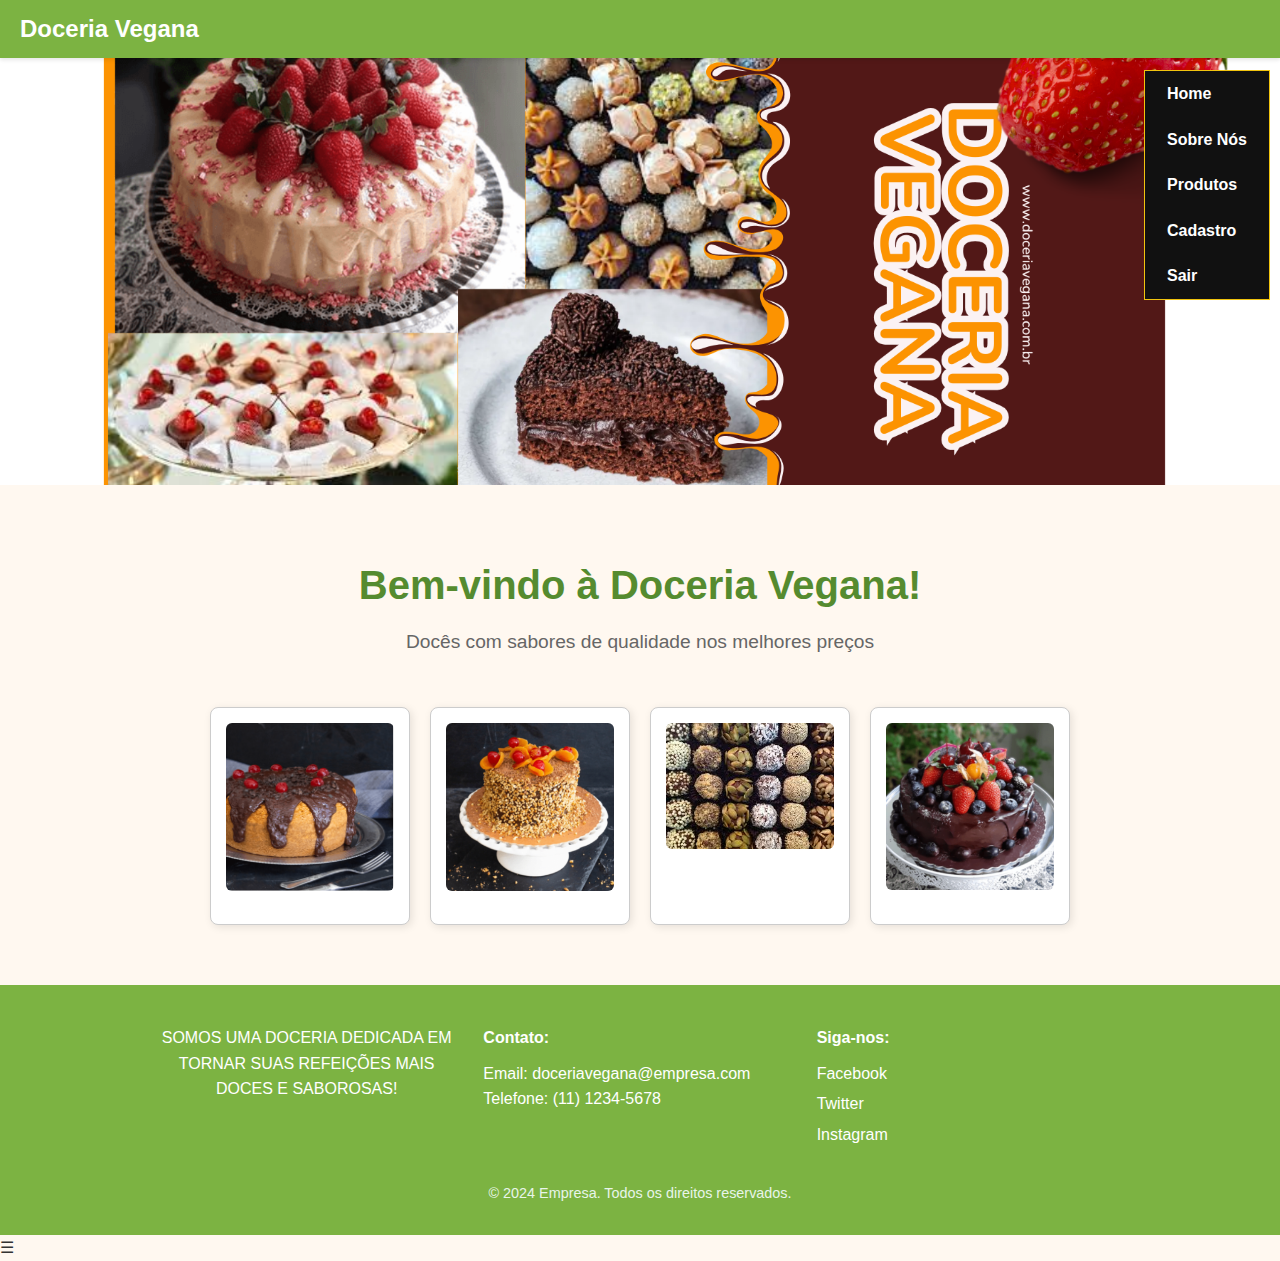
<file: index.html>
<!DOCTYPE html>
<html lang="pt-br">
<head>
    <meta charset="UTF-8">
    <meta name="viewport" content="width=device-width, initial-scale=1.0">
    <title>Doceria Vegana</title>
    <link rel="stylesheet" href="estilo.css">
    <link rel="shortcut icon" href="favicon.ico" type="image/x-icon">
</head>
<body>

    <!-- Navegação -->
    <nav>
        <div class="menu">
          <div class="logo">
            <a href="index.html">Doceria Vegana</a>
          </div>
          <div class="hamburger" onclick="toggleMenu()">
            ☰
          </div>
          <ul id="nav-links" class="nav-links">
            <li><a href="index.html">Home</a></li>
            <li><a href="sobre.html">Sobre Nós</a></li>
            <li class="dropdown">
              <a href="#Produtos" class="dropbtn">Produtos</a>
              <ul class="dropdown-content">
                <li><a href="bolos.html">Bolo</a></li>
                <li><a href="festa.html">Bolo para festa</a></li>
                <li><a href="docinhos.html">Docinho</a></li>
              </ul>
            </li>
            <li><a href="cadastro.html">Cadastro</a></li>
            <li><a href="login.html">Sair</a></li>
          </ul>
        </div>
      </nav>

    <!-- Banner -->
    <div class="slider">
        <div class="slides">
            <div class="slide">
                <img src="Banner.png" alt="Banner da Doceria Vegana">
            </div>
        </div>
    </div>

    <!-- Conteúdo Principal -->
    <main>
        <h1>Bem-vindo à Doceria Vegana!</h1>
        <p>Docês com sabores de qualidade nos melhores preços</p>
    </main>

    <!-- Galeria de Produtos -->
    <div class="gallery-container3">
        <div class="gallery-item">
            <img src="bolo1.PNG" alt="Bolo vegano">
            <a href="festa1.PNG"></a>
        </div>

        <div class="gallery-item">
            <img src="festa1.PNG" alt="Bolo de festa vegano">
            <a href="festa1.PNG"></a>
        </div>

        <div class="gallery-item">
            <img src="docinho1.jfif" alt="Docinho vegano">
            <a href="festa1.PNG"></a>
        </div>

        <div class="gallery-item">
            <img src="festa2.PNG" alt="Outro bolo de festa vegano">
            <a href="festa1.PNG"></a>
        </div>
    </div>

    <!-- Rodapé -->
    <footer>
        <div class="footer-container">
            <div class="footer-section">
                <p style="text-align: center;">SOMOS UMA DOCERIA DEDICADA EM TORNAR SUAS REFEIÇÕES MAIS DOCES E SABOROSAS!</p>
            </div>
            <div class="footer-section">
                <h4>Contato:</h4>
                <p>Email: doceriavegana@empresa.com</p>
                <p>Telefone: (11) 1234-5678</p>
            </div>
            <div class="footer-section">
                <h4>Siga-nos:</h4>
                <div class="social-links">
                    <a href="https://www.facebook.com" target="_blank">Facebook</a>
                    <a href="https://www.twitter.com" target="_blank">Twitter</a>
                    <a href="https://www.instagram.com" target="_blank">Instagram</a>
                </div>
            </div>
        </div>
        <div class="footer-bottom">
            <p>&copy; 2024 Empresa. Todos os direitos reservados.</p>
        </div>
    </footer>

    <script src="index.js"></script>
    <div class="menu-btn" onclick="mostrarMenu()">☰</div>
 <!-- inicio ACESSIBILIDADE EM LIBRAS -->
 <div vw class="enabled">
    <div vw-access-button class="active"></div>
    <div vw-plugin-wrapper>
        <div class="vw-plugin-top-wrapper"></div>
    </div>
</div>
<script src="https://vlibras.gov.br/app/vlibras-plugin.js"></script>
<script>
    new window.VLibras.Widget('https://vlibras.gov.br/app');
</script>
<!-- fim ACESSIBILIDADE EM LIBRAS -->
</body>
</html>
</file>
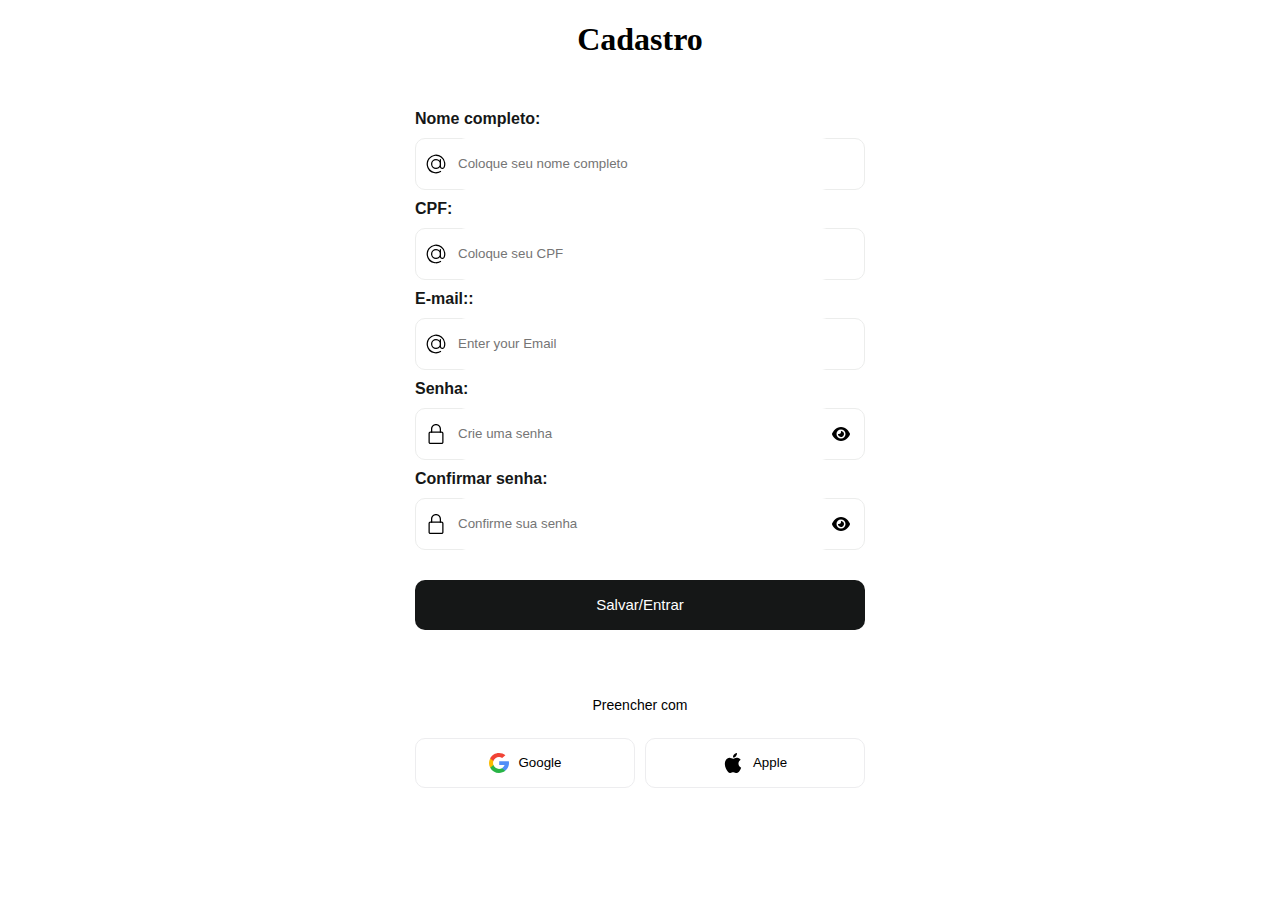
<file: cadastro.html>
<!DOCTYPE html>
<html lang="en">
<head>
    <meta charset="UTF-8">
    <meta name="viewport" content="width=device-width, initial-scale=1.0">
    <title>ECLAT</title>
    <link rel="shortcut icon" href="logo.png" type="favicon_io">
    <link rel="stylesheet" href="cadastro.css">
</head>
    <body>
        <center><h1>Cadastro</h1></center>
        <form class="form">
            <div class="flex-column">
              <label>Nome completo: </label></div>
              <div class="inputForm">
                <svg height="20" viewBox="0 0 32 32" width="20" xmlns="http://www.w3.org/2000/svg"><g id="Layer_3" data-name="Layer 3"><path d="m30.853 13.87a15 15 0 0 0 -29.729 4.082 15.1 15.1 0 0 0 12.876 12.918 15.6 15.6 0 0 0 2.016.13 14.85 14.85 0 0 0 7.715-2.145 1 1 0 1 0 -1.031-1.711 13.007 13.007 0 1 1 5.458-6.529 2.149 2.149 0 0 1 -4.158-.759v-10.856a1 1 0 0 0 -2 0v1.726a8 8 0 1 0 .2 10.325 4.135 4.135 0 0 0 7.83.274 15.2 15.2 0 0 0 .823-7.455zm-14.853 8.13a6 6 0 1 1 6-6 6.006 6.006 0 0 1 -6 6z"></path></g></svg>
                <input type="text" class="input" placeholder="Coloque seu nome completo">
              </div>

              <div class="flex-column">
                <label>CPF:</label></div>
                <div class="inputForm">
                    <svg height="20" viewBox="0 0 32 32" width="20" xmlns="http://www.w3.org/2000/svg"><g id="Layer_3" data-name="Layer 3"><path d="m30.853 13.87a15 15 0 0 0 -29.729 4.082 15.1 15.1 0 0 0 12.876 12.918 15.6 15.6 0 0 0 2.016.13 14.85 14.85 0 0 0 7.715-2.145 1 1 0 1 0 -1.031-1.711 13.007 13.007 0 1 1 5.458-6.529 2.149 2.149 0 0 1 -4.158-.759v-10.856a1 1 0 0 0 -2 0v1.726a8 8 0 1 0 .2 10.325 4.135 4.135 0 0 0 7.83.274 15.2 15.2 0 0 0 .823-7.455zm-14.853 8.13a6 6 0 1 1 6-6 6.006 6.006 0 0 1 -6 6z"></path></g></svg>
                    <input type="text" class="input" placeholder="Coloque seu CPF">
                </div>
                <div class="flex-column">
                    <label>E-mail::</label></div>
                    <div class="inputForm">
                        <svg height="20" viewBox="0 0 32 32" width="20" xmlns="http://www.w3.org/2000/svg"><g id="Layer_3" data-name="Layer 3"><path d="m30.853 13.87a15 15 0 0 0 -29.729 4.082 15.1 15.1 0 0 0 12.876 12.918 15.6 15.6 0 0 0 2.016.13 14.85 14.85 0 0 0 7.715-2.145 1 1 0 1 0 -1.031-1.711 13.007 13.007 0 1 1 5.458-6.529 2.149 2.149 0 0 1 -4.158-.759v-10.856a1 1 0 0 0 -2 0v1.726a8 8 0 1 0 .2 10.325 4.135 4.135 0 0 0 7.83.274 15.2 15.2 0 0 0 .823-7.455zm-14.853 8.13a6 6 0 1 1 6-6 6.006 6.006 0 0 1 -6 6z"></path></g></svg>
                        <input type="text" class="input" placeholder="Enter your Email">
                </div>
                  
            <div class="flex-column">
              <label>Senha:</label></div>
              <div class="inputForm">
                <svg height="20" viewBox="-64 0 512 512" width="20" xmlns="http://www.w3.org/2000/svg"><path d="m336 512h-288c-26.453125 0-48-21.523438-48-48v-224c0-26.476562 21.546875-48 48-48h288c26.453125 0 48 21.523438 48 48v224c0 26.476562-21.546875 48-48 48zm-288-288c-8.8125 0-16 7.167969-16 16v224c0 8.832031 7.1875 16 16 16h288c8.8125 0 16-7.167969 16-16v-224c0-8.832031-7.1875-16-16-16zm0 0"></path><path d="m304 224c-8.832031 0-16-7.167969-16-16v-80c0-52.929688-43.070312-96-96-96s-96 43.070312-96 96v80c0 8.832031-7.167969 16-16 16s-16-7.167969-16-16v-80c0-70.59375 57.40625-128 128-128s128 57.40625 128 128v80c0 8.832031-7.167969 16-16 16zm0 0"></path></svg>        
                <input type="password" class="input" placeholder="Crie uma senha">
                <svg viewBox="0 0 576 512" height="1em" xmlns="http://www.w3.org/2000/svg"><path d="M288 32c-80.8 0-145.5 36.8-192.6 80.6C48.6 156 17.3 208 2.5 243.7c-3.3 7.9-3.3 16.7 0 24.6C17.3 304 48.6 356 95.4 399.4C142.5 443.2 207.2 480 288 480s145.5-36.8 192.6-80.6c46.8-43.5 78.1-95.4 93-131.1c3.3-7.9 3.3-16.7 0-24.6c-14.9-35.7-46.2-87.7-93-131.1C433.5 68.8 368.8 32 288 32zM144 256a144 144 0 1 1 288 0 144 144 0 1 1 -288 0zm144-64c0 35.3-28.7 64-64 64c-7.1 0-13.9-1.2-20.3-3.3c-5.5-1.8-11.9 1.6-11.7 7.4c.3 6.9 1.3 13.8 3.2 20.7c13.7 51.2 66.4 81.6 117.6 67.9s81.6-66.4 67.9-117.6c-11.1-41.5-47.8-69.4-88.6-71.1c-5.8-.2-9.2 6.1-7.4 11.7c2.1 6.4 3.3 13.2 3.3 20.3z"></path></svg>
            </div>
            
            <div class="flex-column">
                <label>Confirmar senha:</label></div>
                <div class="inputForm">
                  <svg height="20" viewBox="-64 0 512 512" width="20" xmlns="http://www.w3.org/2000/svg"><path d="m336 512h-288c-26.453125 0-48-21.523438-48-48v-224c0-26.476562 21.546875-48 48-48h288c26.453125 0 48 21.523438 48 48v224c0 26.476562-21.546875 48-48 48zm-288-288c-8.8125 0-16 7.167969-16 16v224c0 8.832031 7.1875 16 16 16h288c8.8125 0 16-7.167969 16-16v-224c0-8.832031-7.1875-16-16-16zm0 0"></path><path d="m304 224c-8.832031 0-16-7.167969-16-16v-80c0-52.929688-43.070312-96-96-96s-96 43.070312-96 96v80c0 8.832031-7.167969 16-16 16s-16-7.167969-16-16v-80c0-70.59375 57.40625-128 128-128s128 57.40625 128 128v80c0 8.832031-7.167969 16-16 16zm0 0"></path></svg>        
                  <input type="password" class="input" placeholder="Confirme sua senha">
                  <svg viewBox="0 0 576 512" height="1em" xmlns="http://www.w3.org/2000/svg"><path d="M288 32c-80.8 0-145.5 36.8-192.6 80.6C48.6 156 17.3 208 2.5 243.7c-3.3 7.9-3.3 16.7 0 24.6C17.3 304 48.6 356 95.4 399.4C142.5 443.2 207.2 480 288 480s145.5-36.8 192.6-80.6c46.8-43.5 78.1-95.4 93-131.1c3.3-7.9 3.3-16.7 0-24.6c-14.9-35.7-46.2-87.7-93-131.1C433.5 68.8 368.8 32 288 32zM144 256a144 144 0 1 1 288 0 144 144 0 1 1 -288 0zm144-64c0 35.3-28.7 64-64 64c-7.1 0-13.9-1.2-20.3-3.3c-5.5-1.8-11.9 1.6-11.7 7.4c.3 6.9 1.3 13.8 3.2 20.7c13.7 51.2 66.4 81.6 117.6 67.9s81.6-66.4 67.9-117.6c-11.1-41.5-47.8-69.4-88.6-71.1c-5.8-.2-9.2 6.1-7.4 11.7c2.1 6.4 3.3 13.2 3.3 20.3z"></path></svg>
            </div>
            
            <button class="button-submit">Salvar/Entrar</button>
            </p><p class="p line">Preencher com</p>
            
        
            <div class="flex-row">
              <button class="btn google">
                <svg version="1.1" width="20" id="Layer_1" xmlns="http://www.w3.org/2000/svg" xmlns:xlink="http://www.w3.org/1999/xlink" x="0px" y="0px" viewBox="0 0 512 512" style="enable-background:new 0 0 512 512;" xml:space="preserve">
        <path style="fill:#FBBB00;" d="M113.47,309.408L95.648,375.94l-65.139,1.378C11.042,341.211,0,299.9,0,256
            c0-42.451,10.324-82.483,28.624-117.732h0.014l57.992,10.632l25.404,57.644c-5.317,15.501-8.215,32.141-8.215,49.456
            C103.821,274.792,107.225,292.797,113.47,309.408z"></path>
        <path style="fill:#518EF8;" d="M507.527,208.176C510.467,223.662,512,239.655,512,256c0,18.328-1.927,36.206-5.598,53.451
            c-12.462,58.683-45.025,109.925-90.134,146.187l-0.014-0.014l-73.044-3.727l-10.338-64.535
            c29.932-17.554,53.324-45.025,65.646-77.911h-136.89V208.176h138.887L507.527,208.176L507.527,208.176z"></path>
        <path style="fill:#28B446;" d="M416.253,455.624l0.014,0.014C372.396,490.901,316.666,512,256,512
            c-97.491,0-182.252-54.491-225.491-134.681l82.961-67.91c21.619,57.698,77.278,98.771,142.53,98.771
            c28.047,0,54.323-7.582,76.87-20.818L416.253,455.624z"></path>
        <path style="fill:#F14336;" d="M419.404,58.936l-82.933,67.896c-23.335-14.586-50.919-23.012-80.471-23.012
            c-66.729,0-123.429,42.957-143.965,102.724l-83.397-68.276h-0.014C71.23,56.123,157.06,0,256,0
            C318.115,0,375.068,22.126,419.404,58.936z"></path>
        
        </svg>
           
                Google 
                
              </button><button class="btn apple">
        <svg version="1.1" height="20" width="20" id="Capa_1" xmlns="http://www.w3.org/2000/svg" xmlns:xlink="http://www.w3.org/1999/xlink" x="0px" y="0px" viewBox="0 0 22.773 22.773" style="enable-background:new 0 0 22.773 22.773;" xml:space="preserve"> <g> <g> <path d="M15.769,0c0.053,0,0.106,0,0.162,0c0.13,1.606-0.483,2.806-1.228,3.675c-0.731,0.863-1.732,1.7-3.351,1.573 c-0.108-1.583,0.506-2.694,1.25-3.561C13.292,0.879,14.557,0.16,15.769,0z"></path> <path d="M20.67,16.716c0,0.016,0,0.03,0,0.045c-0.455,1.378-1.104,2.559-1.896,3.655c-0.723,0.995-1.609,2.334-3.191,2.334 c-1.367,0-2.275-0.879-3.676-0.903c-1.482-0.024-2.297,0.735-3.652,0.926c-0.155,0-0.31,0-0.462,0 c-0.995-0.144-1.798-0.932-2.383-1.642c-1.725-2.098-3.058-4.808-3.306-8.276c0-0.34,0-0.679,0-1.019 c0.105-2.482,1.311-4.5,2.914-5.478c0.846-0.52,2.009-0.963,3.304-0.765c0.555,0.086,1.122,0.276,1.619,0.464 c0.471,0.181,1.06,0.502,1.618,0.485c0.378-0.011,0.754-0.208,1.135-0.347c1.116-0.403,2.21-0.865,3.652-0.648 c1.733,0.262,2.963,1.032,3.723,2.22c-1.466,0.933-2.625,2.339-2.427,4.74C17.818,14.688,19.086,15.964,20.67,16.716z"></path> </g></g></svg>
        
                Apple 
                
        </button></div></form>

        <!-- inicio ACESSIBILIDADE EM LIBRAS -->
 <div vw class="enabled">
  <div vw-access-button class="active"></div>
  <div vw-plugin-wrapper>
      <div class="vw-plugin-top-wrapper"></div>
  </div>
</div>
<script src="https://vlibras.gov.br/app/vlibras-plugin.js"></script>
<script>
  new window.VLibras.Widget('https://vlibras.gov.br/app');
</script>
<!-- fim ACESSIBILIDADE EM LIBRAS -->

</body>
</html>
</file>
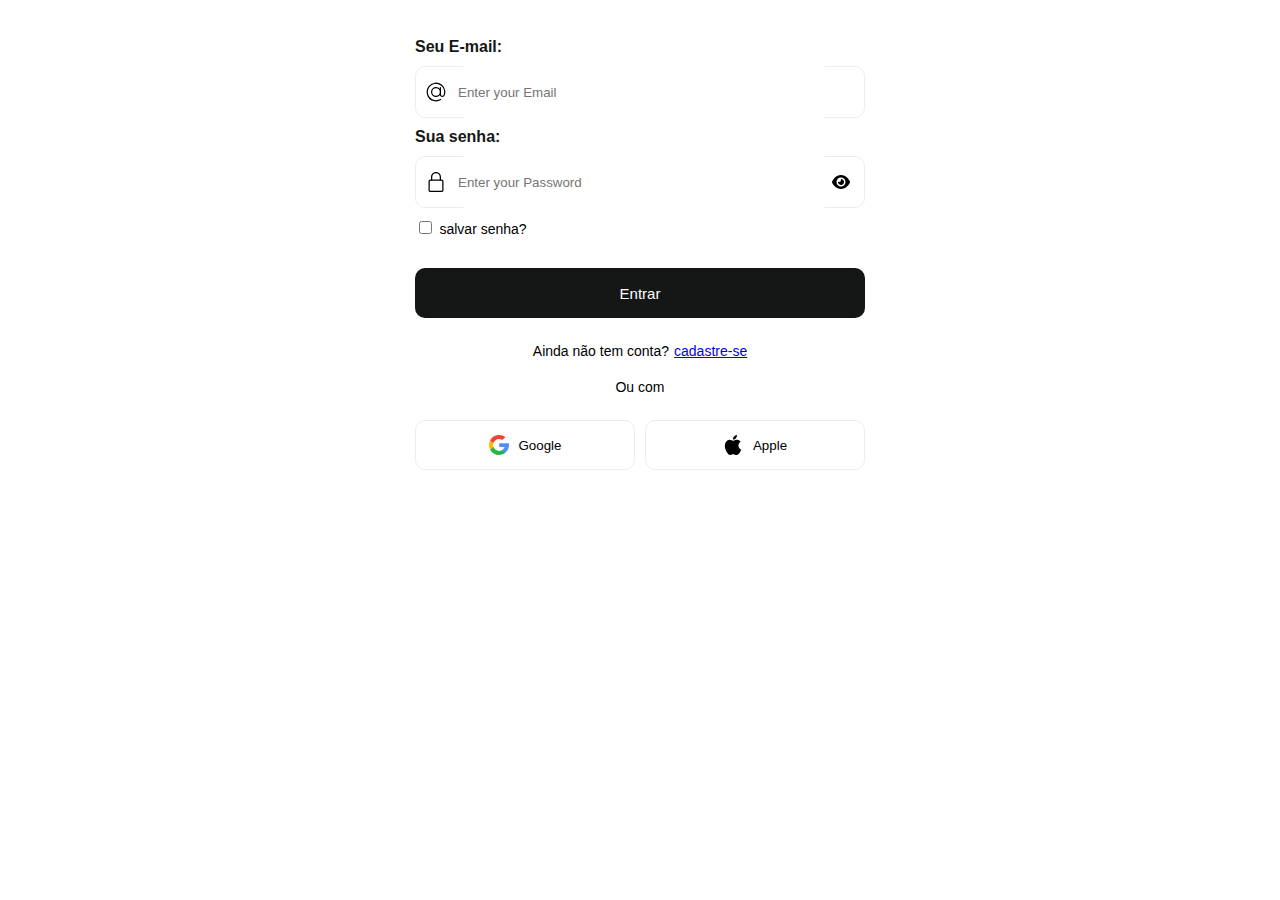
<file: login.html>
<!DOCTYPE html>
<html lang="en">
<head>
    <meta charset="UTF-8">
    <meta name="viewport" content="width=device-width, initial-scale=1.0">
    <title>Doceria Vegana</title>
    <link rel="shortcut icon" href="favicon.ico" type="favicon_io">
    <link rel="stylesheet" href="login.css">
</head>

<body>
    <form class="form">
        <div class="flex-column">
          <label>Seu E-mail: </label></div>
          <div class="inputForm">
            <svg height="20" viewBox="0 0 32 32" width="20" xmlns="http://www.w3.org/2000/svg"><g id="Layer_3" data-name="Layer 3"><path d="m30.853 13.87a15 15 0 0 0 -29.729 4.082 15.1 15.1 0 0 0 12.876 12.918 15.6 15.6 0 0 0 2.016.13 14.85 14.85 0 0 0 7.715-2.145 1 1 0 1 0 -1.031-1.711 13.007 13.007 0 1 1 5.458-6.529 2.149 2.149 0 0 1 -4.158-.759v-10.856a1 1 0 0 0 -2 0v1.726a8 8 0 1 0 .2 10.325 4.135 4.135 0 0 0 7.83.274 15.2 15.2 0 0 0 .823-7.455zm-14.853 8.13a6 6 0 1 1 6-6 6.006 6.006 0 0 1 -6 6z"></path></g></svg>
            <input type="text" class="input" placeholder="Enter your Email">
          </div>
        
        <div class="flex-column">
          <label>Sua senha:</label></div>
          <div class="inputForm">
            <svg height="20" viewBox="-64 0 512 512" width="20" xmlns="http://www.w3.org/2000/svg"><path d="m336 512h-288c-26.453125 0-48-21.523438-48-48v-224c0-26.476562 21.546875-48 48-48h288c26.453125 0 48 21.523438 48 48v224c0 26.476562-21.546875 48-48 48zm-288-288c-8.8125 0-16 7.167969-16 16v224c0 8.832031 7.1875 16 16 16h288c8.8125 0 16-7.167969 16-16v-224c0-8.832031-7.1875-16-16-16zm0 0"></path><path d="m304 224c-8.832031 0-16-7.167969-16-16v-80c0-52.929688-43.070312-96-96-96s-96 43.070312-96 96v80c0 8.832031-7.167969 16-16 16s-16-7.167969-16-16v-80c0-70.59375 57.40625-128 128-128s128 57.40625 128 128v80c0 8.832031-7.167969 16-16 16zm0 0"></path></svg>        
            <input type="password" class="input" placeholder="Enter your Password">
            <svg viewBox="0 0 576 512" height="1em" xmlns="http://www.w3.org/2000/svg"><path d="M288 32c-80.8 0-145.5 36.8-192.6 80.6C48.6 156 17.3 208 2.5 243.7c-3.3 7.9-3.3 16.7 0 24.6C17.3 304 48.6 356 95.4 399.4C142.5 443.2 207.2 480 288 480s145.5-36.8 192.6-80.6c46.8-43.5 78.1-95.4 93-131.1c3.3-7.9 3.3-16.7 0-24.6c-14.9-35.7-46.2-87.7-93-131.1C433.5 68.8 368.8 32 288 32zM144 256a144 144 0 1 1 288 0 144 144 0 1 1 -288 0zm144-64c0 35.3-28.7 64-64 64c-7.1 0-13.9-1.2-20.3-3.3c-5.5-1.8-11.9 1.6-11.7 7.4c.3 6.9 1.3 13.8 3.2 20.7c13.7 51.2 66.4 81.6 117.6 67.9s81.6-66.4 67.9-117.6c-11.1-41.5-47.8-69.4-88.6-71.1c-5.8-.2-9.2 6.1-7.4 11.7c2.1 6.4 3.3 13.2 3.3 20.3z"></path></svg>
          </div>
        
        <div class="flex-row">
          <div>
          <input type="checkbox">
          <label>salvar senha?</label>
          </div>
        </div>
        <button class="button-submit">Entrar</button>
        <p class="p">Ainda não tem conta?<span class="span"><a href="cadastro.html">cadastre-se</a></span>
        </p><p class="p line">Ou com</p>
        
    
        <div class="flex-row">
          <button class="btn google">
            <svg version="1.1" width="20" id="Layer_1" xmlns="http://www.w3.org/2000/svg" xmlns:xlink="http://www.w3.org/1999/xlink" x="0px" y="0px" viewBox="0 0 512 512" style="enable-background:new 0 0 512 512;" xml:space="preserve">
    <path style="fill:#FBBB00;" d="M113.47,309.408L95.648,375.94l-65.139,1.378C11.042,341.211,0,299.9,0,256
        c0-42.451,10.324-82.483,28.624-117.732h0.014l57.992,10.632l25.404,57.644c-5.317,15.501-8.215,32.141-8.215,49.456
        C103.821,274.792,107.225,292.797,113.47,309.408z"></path>
    <path style="fill:#518EF8;" d="M507.527,208.176C510.467,223.662,512,239.655,512,256c0,18.328-1.927,36.206-5.598,53.451
        c-12.462,58.683-45.025,109.925-90.134,146.187l-0.014-0.014l-73.044-3.727l-10.338-64.535
        c29.932-17.554,53.324-45.025,65.646-77.911h-136.89V208.176h138.887L507.527,208.176L507.527,208.176z"></path>
    <path style="fill:#28B446;" d="M416.253,455.624l0.014,0.014C372.396,490.901,316.666,512,256,512
        c-97.491,0-182.252-54.491-225.491-134.681l82.961-67.91c21.619,57.698,77.278,98.771,142.53,98.771
        c28.047,0,54.323-7.582,76.87-20.818L416.253,455.624z"></path>
    <path style="fill:#F14336;" d="M419.404,58.936l-82.933,67.896c-23.335-14.586-50.919-23.012-80.471-23.012
        c-66.729,0-123.429,42.957-143.965,102.724l-83.397-68.276h-0.014C71.23,56.123,157.06,0,256,0
        C318.115,0,375.068,22.126,419.404,58.936z"></path>
    
    </svg>
       
            Google 
            
          </button><button class="btn apple">
    <svg version="1.1" height="20" width="20" id="Capa_1" xmlns="http://www.w3.org/2000/svg" xmlns:xlink="http://www.w3.org/1999/xlink" x="0px" y="0px" viewBox="0 0 22.773 22.773" style="enable-background:new 0 0 22.773 22.773;" xml:space="preserve"> <g> <g> <path d="M15.769,0c0.053,0,0.106,0,0.162,0c0.13,1.606-0.483,2.806-1.228,3.675c-0.731,0.863-1.732,1.7-3.351,1.573 c-0.108-1.583,0.506-2.694,1.25-3.561C13.292,0.879,14.557,0.16,15.769,0z"></path> <path d="M20.67,16.716c0,0.016,0,0.03,0,0.045c-0.455,1.378-1.104,2.559-1.896,3.655c-0.723,0.995-1.609,2.334-3.191,2.334 c-1.367,0-2.275-0.879-3.676-0.903c-1.482-0.024-2.297,0.735-3.652,0.926c-0.155,0-0.31,0-0.462,0 c-0.995-0.144-1.798-0.932-2.383-1.642c-1.725-2.098-3.058-4.808-3.306-8.276c0-0.34,0-0.679,0-1.019 c0.105-2.482,1.311-4.5,2.914-5.478c0.846-0.52,2.009-0.963,3.304-0.765c0.555,0.086,1.122,0.276,1.619,0.464 c0.471,0.181,1.06,0.502,1.618,0.485c0.378-0.011,0.754-0.208,1.135-0.347c1.116-0.403,2.21-0.865,3.652-0.648 c1.733,0.262,2.963,1.032,3.723,2.22c-1.466,0.933-2.625,2.339-2.427,4.74C17.818,14.688,19.086,15.964,20.67,16.716z"></path> </g></g></svg>
    
            Apple 
            
    </button></div></form>

    <!-- inicio ACESSIBILIDADE EM LIBRAS -->
 <div vw class="enabled">
  <div vw-access-button class="active"></div>
  <div vw-plugin-wrapper>
      <div class="vw-plugin-top-wrapper"></div>
  </div>
</div>
<script src="https://vlibras.gov.br/app/vlibras-plugin.js"></script>
<script>
  new window.VLibras.Widget('https://vlibras.gov.br/app');
</script>
<!-- fim ACESSIBILIDADE EM LIBRAS -->

</body>
</html>
</file>
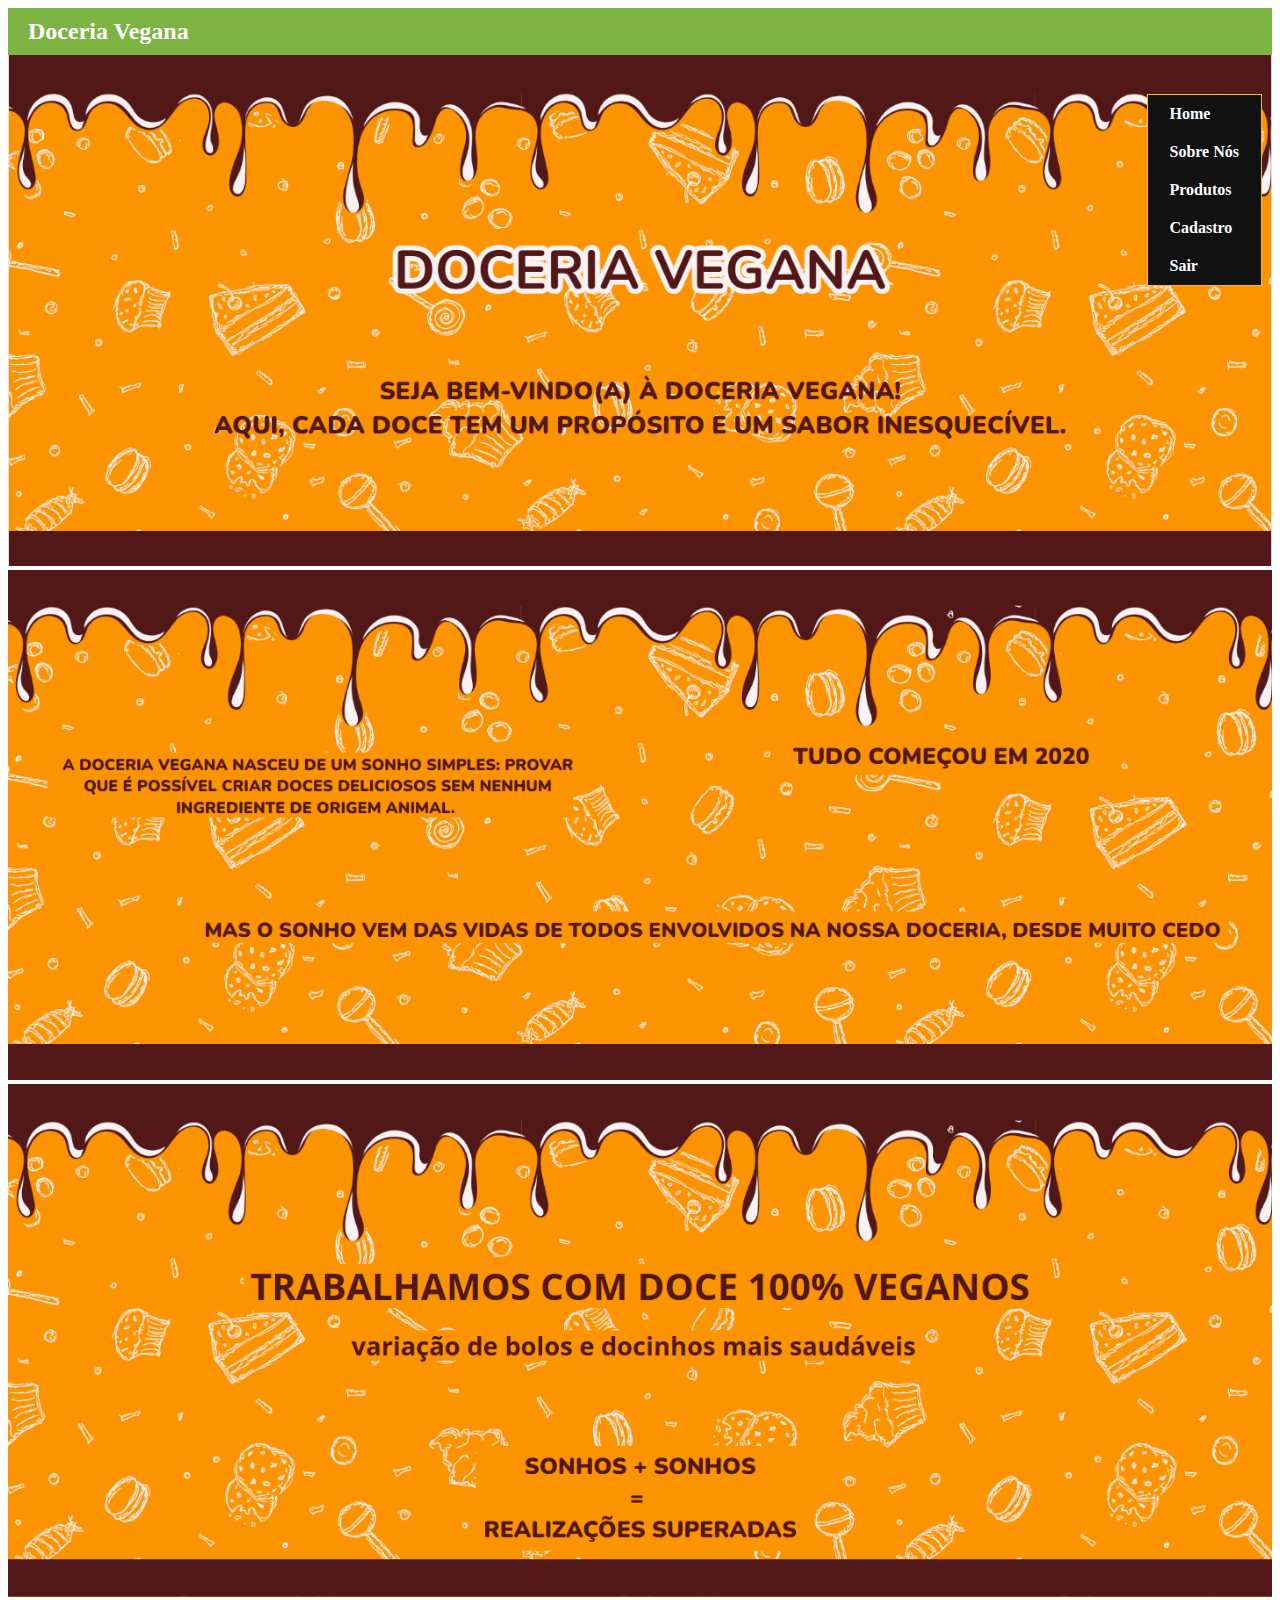
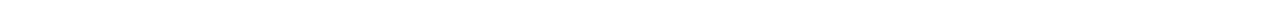
<file: sobre.html>
<!DOCTYPE html>
<html lang="pt-br">
<head>
    <meta charset="UTF-8">
    <meta name="viewport" content="width=device-width, initial-scale=1.0">
    <title>Doceria Vegana</title>
    <link rel="stylesheet" href="sobre.css">
    <link rel="shortcut icon" href="favicon.ico" type="image/x-icon">
</head>
<body>
  <nav>
    <div class="menu">
      <div class="logo">
        <a href="index.html">Doceria Vegana</a>
      </div>
      <div class="hamburger" onclick="toggleMenu()">
        ☰
      </div>
      <ul id="nav-links" class="nav-links">
        <li><a href="index.html">Home</a></li>
        <li><a href="sobre.html">Sobre Nós</a></li>
        <li class="dropdown">
          <a href="#Produtos" class="dropbtn">Produtos</a>
          <ul class="dropdown-content">
            <li><a href="bolos.html">Bolo</a></li>
            <li><a href="festa.html">Bolo para festa</a></li>
            <li><a href="docinhos.html">Docinho</a></li>
          </ul>
        </li>
        <li><a href="cadastro.html">Cadastro</a></li>
        <li><a href="login.html">Sair</a></li>
      </ul>
    </div>
  </nav>


  <div class="slider">
    <div class="slides">
        <div class="slide">
            <img src="sobre1.PNG" alt="Banner da Doceria Vegana">
        </div>
    </div>
</div>

<div class="slider">
  <div class="slides">
      <div class="slide">
          <img src="sobre2.PNG" alt="Banner da Doceria Vegana">
      </div>
  </div>
</div>

<div class="slider">
  <div class="slides">
      <div class="slide">
          <img src="sobre3.PNG" alt="Banner da Doceria Vegana">
      </div>
  </div>
</div>

  <!-- inicio ACESSIBILIDADE EM LIBRAS -->
 <div vw class="enabled">
  <div vw-access-button class="active"></div>
  <div vw-plugin-wrapper>
      <div class="vw-plugin-top-wrapper"></div>
  </div>
</div>
<script src="https://vlibras.gov.br/app/vlibras-plugin.js"></script>
<script>
  new window.VLibras.Widget('https://vlibras.gov.br/app');
</script>
<!-- fim ACESSIBILIDADE EM LIBRAS -->

</body>
</file>
<file: cadastro.css>
.container {
    display: flex;
    align-items: center;
    justify-content: center;
    flex-direction: column;
    text-align: center;
    margin: auto;
  }
  /* From Uiverse.io by micaelgomestavares */ 
.form {
    margin: auto;
    display: flex;
    flex-direction: column;
    gap: 10px;
    background-color: #ffffff;
    padding: 30px;
    width: 450px;
    border-radius: 20px;
    font-family: -apple-system, BlinkMacSystemFont, 'Segoe UI', Roboto, Oxygen, Ubuntu, Cantarell, 'Open Sans', 'Helvetica Neue', sans-serif;
  }
  
  ::placeholder {
    font-family: -apple-system, BlinkMacSystemFont, 'Segoe UI', Roboto, Oxygen, Ubuntu, Cantarell, 'Open Sans', 'Helvetica Neue', sans-serif;
  }
  
  .form button {
    align-self: flex-end;
  }
  
  .flex-column > label {
    color: #151717;
    font-weight: 600;
  }
  
  .inputForm {
    border: 1.5px solid #ecedec;
    border-radius: 10px;
    height: 50px;
    display: flex;
    align-items: center;
    padding-left: 10px;
    transition: 0.2s ease-in-out;
  }
  
  .input {
    margin-left: 10px;
    border-radius: 10px;
    border: none;
    width: 85%;
    height: 100%;
  }
  
  .input:focus {
    outline: none;
  }
  
  .inputForm:focus-within {
    border: 1.5px solid #2d79f3;
  }
  
  .flex-row {
    display: flex;
    flex-direction: row;
    align-items: center;
    gap: 10px;
    justify-content: space-between;
  }
  
  .flex-row > div > label {
    font-size: 14px;
    color: black;
    font-weight: 400;
  }
  
  .span {
    font-size: 14px;
    margin-left: 5px;
    color: #2d79f3;
    font-weight: 500;
    cursor: pointer;
  }
  
  .button-submit {
    margin: 20px 0 10px 0;
    background-color: #151717;
    border: none;
    color: white;
    font-size: 15px;
    font-weight: 500;
    border-radius: 10px;
    height: 50px;
    width: 100%;
    cursor: pointer;
  }
  
  .button-submit:hover {
    background-color: #252727;
  }
  
  .p {
    text-align: center;
    color: black;
    font-size: 14px;
    margin: 5px 0;
  }
  
  .btn {
    margin-top: 10px;
    width: 100%;
    height: 50px;
    border-radius: 10px;
    display: flex;
    justify-content: center;
    align-items: center;
    font-weight: 500;
    gap: 10px;
    border: 1px solid #ededef;
    background-color: white;
    cursor: pointer;
    transition: 0.2s ease-in-out;
  }
  
  .btn:hover {
    border: 1px solid #2d79f3;
    ;
  }
  
  @media (max-width: 600px) {
    .menu-btn {
      display: block;
    }
  }
    nav ul {
      display: none;
      flex-direction: column;
      background-color: #111;
      position: absolute;
      top: 70px;
      right: 10px;
      padding: 10px;
      border: 1px solid #f1c40f;
      z-index: 10;
    }
  
    nav ul.show {
      display: flex;
    }
</file>
<file: login.css>
.container {
    display: flex;
    align-items: center;
    justify-content: center;
    flex-direction: column;
    text-align: center;
    margin: auto;
  }
  /* From Uiverse.io by micaelgomestavares */ 
.form {
    margin: auto;
    display: flex;
    flex-direction: column;
    gap: 10px;
    background-color: #ffffff;
    padding: 30px;
    width: 450px;
    border-radius: 20px;
    font-family: -apple-system, BlinkMacSystemFont, 'Segoe UI', Roboto, Oxygen, Ubuntu, Cantarell, 'Open Sans', 'Helvetica Neue', sans-serif;
  }
  
  ::placeholder {
    font-family: -apple-system, BlinkMacSystemFont, 'Segoe UI', Roboto, Oxygen, Ubuntu, Cantarell, 'Open Sans', 'Helvetica Neue', sans-serif;
  }
  
  .form button {
    align-self: flex-end;
  }
  
  .flex-column > label {
    color: #151717;
    font-weight: 600;
  }
  
  .inputForm {
    border: 1.5px solid #ecedec;
    border-radius: 10px;
    height: 50px;
    display: flex;
    align-items: center;
    padding-left: 10px;
    transition: 0.2s ease-in-out;
  }
  
  .input {
    margin-left: 10px;
    border-radius: 10px;
    border: none;
    width: 85%;
    height: 100%;
  }
  
  .input:focus {
    outline: none;
  }
  
  .inputForm:focus-within {
    border: 1.5px solid #2d79f3;
  }
  
  .flex-row {
    display: flex;
    flex-direction: row;
    align-items: center;
    gap: 10px;
    justify-content: space-between;
  }
  
  .flex-row > div > label {
    font-size: 14px;
    color: black;
    font-weight: 400;
  }
  
  .span {
    font-size: 14px;
    margin-left: 5px;
    color: #2d79f3;
    font-weight: 500;
    cursor: pointer;
  }
  
  .button-submit {
    margin: 20px 0 10px 0;
    background-color: #151717;
    border: none;
    color: white;
    font-size: 15px;
    font-weight: 500;
    border-radius: 10px;
    height: 50px;
    width: 100%;
    cursor: pointer;
  }
  
  .button-submit:hover {
    background-color: #252727;
  }
  
  .p {
    text-align: center;
    color: black;
    font-size: 14px;
    margin: 5px 0;
  }
  
  .btn {
    margin-top: 10px;
    width: 100%;
    height: 50px;
    border-radius: 10px;
    display: flex;
    justify-content: center;
    align-items: center;
    font-weight: 500;
    gap: 10px;
    border: 1px solid #ededef;
    background-color: white;
    cursor: pointer;
    transition: 0.2s ease-in-out;
  }
  
  .btn:hover {
    border: 1px solid #2d79f3;
    ;
  }
  
  @media (max-width: 600px) {
    .menu-btn {
      display: block;
    }
  }
    nav ul {
      display: none;
      flex-direction: column;
      background-color: #111;
      position: absolute;
      top: 70px;
      right: 10px;
      padding: 10px;
      border: 1px solid #f1c40f;
      z-index: 10;
    }
  
    nav ul.show {
      display: flex;
    }
</file>
<file: sobre.css>
nav {
    background-color: #7cb342;
    padding: 10px 20px;
    position: relative;
  }
  
  .menu {
    display: flex;
    justify-content: space-between;
    align-items: center;
    flex-wrap: wrap;
  }
  
  .logo a {
    font-size: 1.5em;
    color: white;
    text-decoration: none;
    font-weight: bold;
  }
  
  .hamburger {
    font-size: 28px;
    color: white;
    cursor: pointer;
    display: none;
  }
  
  .nav-links {
    list-style: none;
    display: flex;
    gap: 20px;
  }
  
  .nav-links li {
    position: relative;
  }
  
  .nav-links a {
    text-decoration: none;
    color: white;
    font-weight: bold;
    padding: 8px 12px;
    transition: background-color 0.3s;
  }
  
  .nav-links a:hover {
    background-color: #558b2f;
    border-radius: 5px;
  }
  
  /* Dropdown */
  .dropdown-content {
    display: none;
    position: absolute;
    top: 100%;
    left: 0;
    background-color: #aed581;
    border-radius: 5px;
    z-index: 100;
    min-width: 160px;
  }
  
  .dropdown-content li a {
    display: block;
    padding: 10px;
    color: #333;
  }
  
  .dropdown-content li a:hover {
    background-color: #dcedc8;
  }
  
  .dropdown:hover .dropdown-content {
    display: block;
  }
  
  /* Responsivo */
  @media (max-width: 768px) {
    .hamburger {
      display: block;
    }
  
    .nav-links {
      display: none;
      width: 100%;
      flex-direction: column;
      margin-top: 10px;
    }
  
    .nav-links.active {
      display: flex;
    }
  
    .nav-links li {
      text-align: center;
    }
  
    .dropdown-content {
      position: static;
      border-radius: 0;
    }
  
    .dropdown:hover .dropdown-content {
      display: none;
    }
  
    .dropdown .dropbtn::after {
      content: ' ▼';
    }
  
    .dropdown.open .dropdown-content {
      display: block;
    }
  }
  .slider {
    width: 100%;
    max-height:1000px;
    overflow: hidden;
}

.slider img {
    width: 100%;
    height: auto;
}

@media (max-width: 600px) {
  .menu-btn {
    display: block;
  }
}
  nav ul {
    display: none;
    flex-direction: column;
    background-color: #111;
    position: absolute;
    top: 70px;
    right: 10px;
    padding: 10px;
    border: 1px solid #f1c40f;
    z-index: 10;
  }

  nav ul.show {
    display: flex;
  }
</file>
<file: estilo.css>
/* Reset básico */
* {
    margin: 0;
    padding: 0;
    box-sizing: border-box;
}

/* Corpo */
body {
    font-family: 'Arial', sans-serif;
    background-color: #fff8f0;
    color: #333;
    line-height: 1.6;
}

/* Navegação */
nav {
    background-color: #7cb342;
    padding: 10px 0;
    box-shadow: 0 2px 4px rgba(0,0,0,0.1);
}

nav {
    background-color: #7cb342;
    padding: 10px 20px;
    position: relative;
  }
  
  .menu {
    display: flex;
    justify-content: space-between;
    align-items: center;
    flex-wrap: wrap;
  }
  
  .logo a {
    font-size: 1.5em;
    color: white;
    text-decoration: none;
    font-weight: bold;
  }
  
  .hamburger {
    font-size: 28px;
    color: white;
    cursor: pointer;
    display: none;
  }
  
  .nav-links {
    list-style: none;
    display: flex;
    gap: 20px;
  }
  
  .nav-links li {
    position: relative;
  }
  
  .nav-links a {
    text-decoration: none;
    color: white;
    font-weight: bold;
    padding: 8px 12px;
    transition: background-color 0.3s;
  }
  
  .nav-links a:hover {
    background-color: #558b2f;
    border-radius: 5px;
  }
  
  /* Dropdown */
  .dropdown-content {
    display: none;
    position: absolute;
    top: 100%;
    left: 0;
    background-color: #aed581;
    border-radius: 5px;
    z-index: 100;
    min-width: 160px;
  }
  
  .dropdown-content li a {
    display: block;
    padding: 10px;
    color: #333;
  }
  
  .dropdown-content li a:hover {
    background-color: #dcedc8;
  }
  
  .dropdown:hover .dropdown-content {
    display: block;
  }
  
  /* Responsivo */
  @media (max-width: 768px) {
    .hamburger {
      display: block;
    }
  
    .nav-links {
      display: none;
      width: 100%;
      flex-direction: column;
      margin-top: 10px;
    }
  
    .nav-links.active {
      display: flex;
    }
  
    .nav-links li {
      text-align: center;
    }
  
    .dropdown-content {
      position: static;
      border-radius: 0;
    }
  
    .dropdown:hover .dropdown-content {
      display: none;
    }
  
    .dropdown .dropbtn::after {
      content: ' ▼';
    }
  
    .dropdown.open .dropdown-content {
      display: block;
    }
  }

/* Slider */
.slider {
    width: 100%;
    max-height: 3000px;
    overflow: hidden;
    margin-bottom: 30px;
}

.slider img {
    width: 100%;
    height: auto;
}

/* Conteúdo principal */
main {
    text-align: center;
    padding: 30px 20px;
}

main h1 {
    font-size: 2.5em;
    margin-bottom: 10px;
    color: #558b2f;
}

main p {
    font-size: 1.2em;
    color: #666;
}

/* Galeria */
.gallery-container3 {
    display: flex;
    flex-wrap: wrap;
    justify-content: center;
    gap: 20px;
    padding: 20px;
}

.gallery-item {
    background-color: white;
    border: 1px solid #ccc;
    border-radius: 8px;
    width: 200px;
    padding: 15px;
    text-align: center;
    box-shadow: 2px 2px 8px rgba(0,0,0,0.1);
    transition: transform 0.2s ease;
}

.gallery-item img {
    width: 100%;
    border-radius: 6px;
    margin-bottom: 10px;
}

.gallery-item a {
    color: #7cb342;
    text-decoration: none;
    font-weight: bold;
}

.gallery-item:hover {
    transform: scale(1.05);
}

/* Rodapé */
footer {
    background-color: #7cb342;
    color: white;
    padding: 30px 20px;
    margin-top: 40px;
}

.footer-container {
    display: flex;
    flex-wrap: wrap;
    justify-content: space-between;
    max-width: 1000px;
    margin: 0 auto;
}

.footer-section {
    flex: 1 1 200px;
    margin: 10px;
}

.footer-section h4 {
    margin-bottom: 10px;
}

.social-links a {
    display: block;
    color: white;
    text-decoration: none;
    margin-bottom: 5px;
}

.social-links a:hover {
    text-decoration: underline;
}

.footer-bottom {
    text-align: center;
    padding-top: 20px;
    font-size: 0.9em;
    color: #e8f5e9;
}

/* Responsivo */
@media (max-width: 768px) {
    .menu ul {
        flex-direction: column;
    }

    .gallery-container3 {
        flex-direction: column;
        align-items: center;
    }

    .footer-container {
        flex-direction: column;
        text-align: center;
    }
}

@media (max-width: 600px) {
  .menu-btn {
    display: block;
  }
}
  nav ul {
    display: none;
    flex-direction: column;
    background-color: #111;
    position: absolute;
    top: 70px;
    right: 10px;
    padding: 10px;
    border: 1px solid #f1c40f;
    z-index: 10;
  }

  nav ul.show {
    display: flex;
  }
</file>
